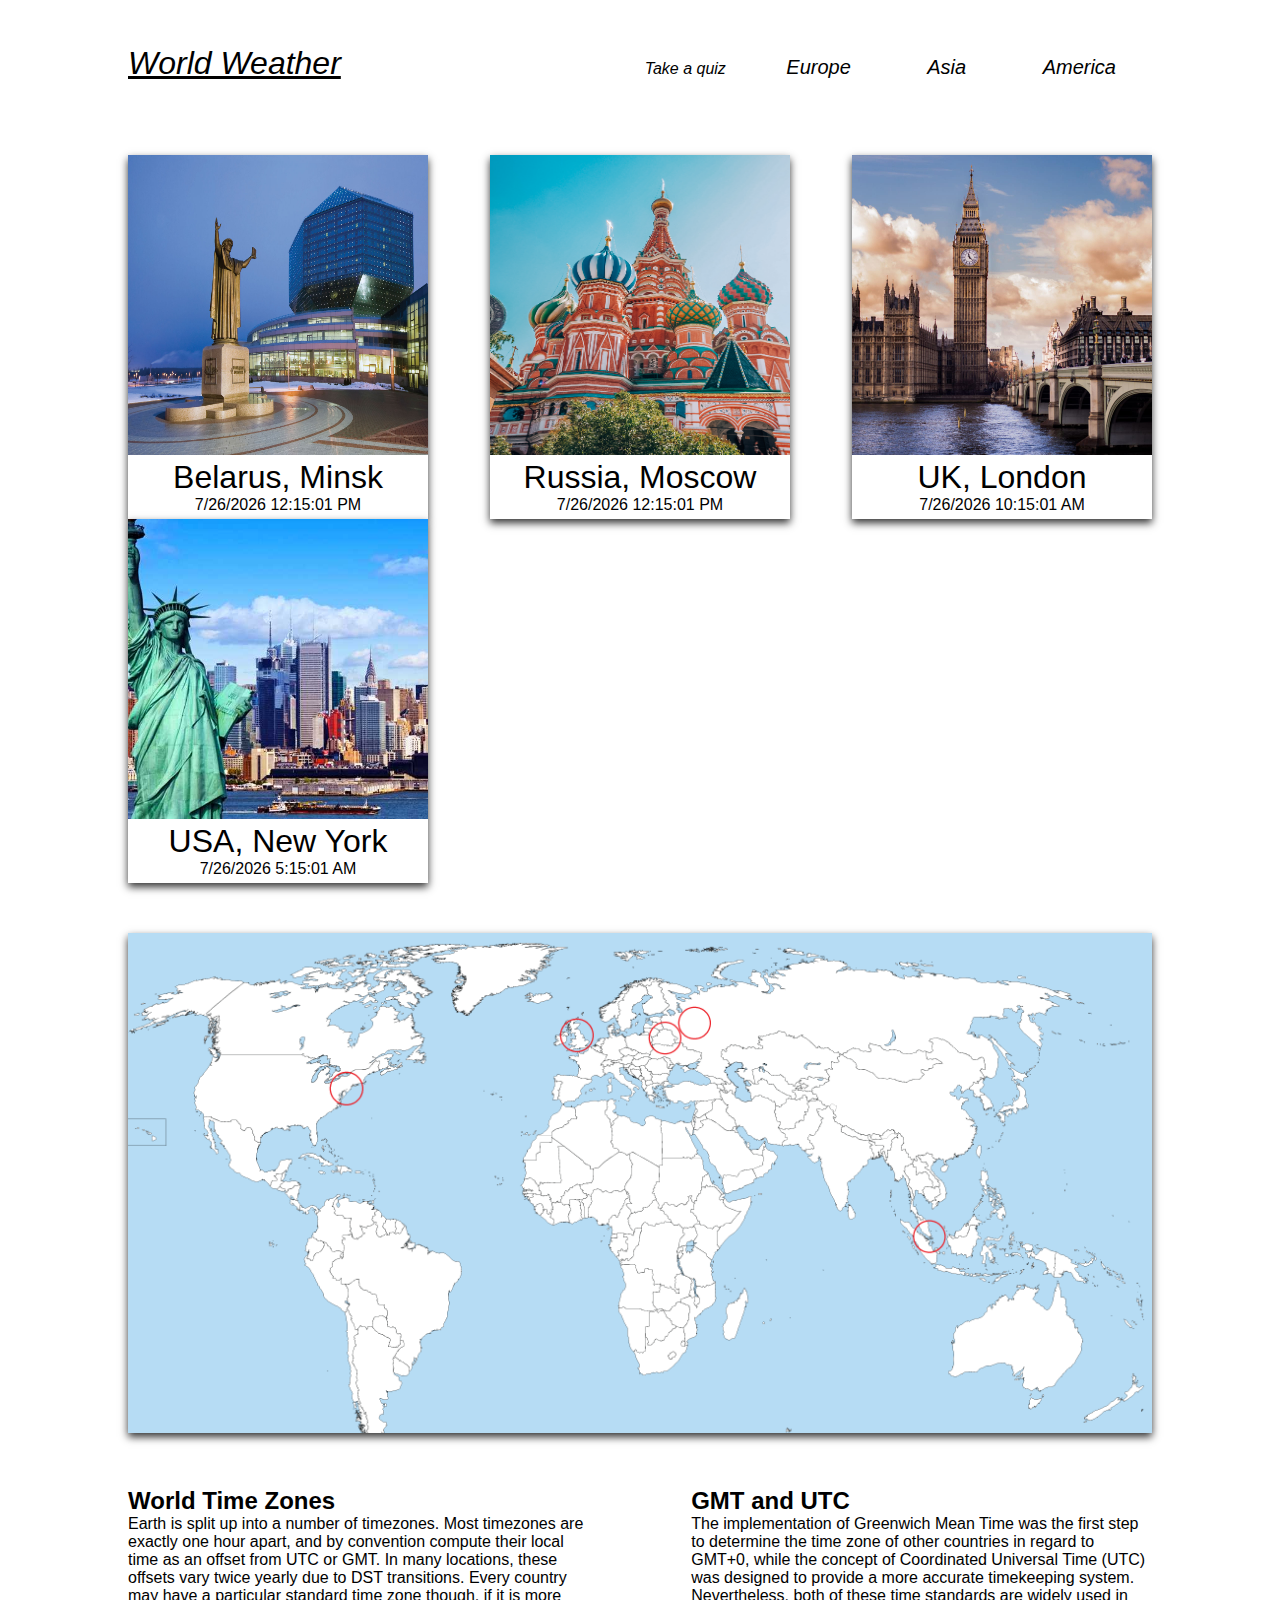
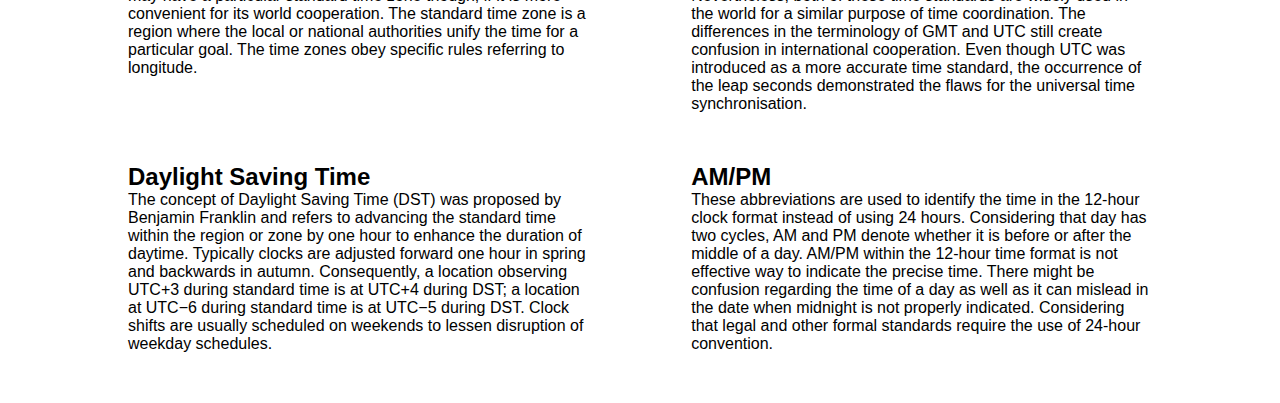
<file: index.html>
<!DOCTYPE html>
<html lang="en">
    <head>
        <meta charset="UTF-8">
        <meta name="viewport" content="width=device-width, initial-scale=1.0">
        <title>World Weather</title>
        <link rel="stylesheet" type="text/css" href="style.css">
    </head>

    <script type="text/javascript">
        async function getWeather(city) {
            mock_data = {  
            "coord":{  
                "lon":-79.42,
                "lat":43.7
            },
            "weather":[  
                {  
                    "id":804,
                    "main":"Clouds",
                    "description":"overcast clouds",
                    "icon":"04n"
                }
            ],
            "base":"stations",
            "main":{  
                "temp":292.15,
                "pressure":1023,
                "humidity":72,
                "temp_min":291.15,
                "temp_max":293.15
            },
            "visibility":14484,
            "wind":{  
                "speed":5.7,
                "deg":130
            },
            "clouds":{  
                "all":90
            },
            "dt":1537837200,
            "sys":{  
                "type":1,
                "id":3721,
                "message":0.0039,
                "country":"CA",
                "sunrise":1537873704,
                "sunset":1537916966
            },
            "id":6167865,
            "name":"Toronto",
            "cod":200
            }

            // return mock_data;

            var key = '36c239bf31750240174f1b2b52bb13d9';
            const resp = await fetch('https://api.openweathermap.org/data/2.5/weather?q='+city+'&appid='+key);
            var data = await resp.json();
            return data
        }

        function updateTime(){
            setDateTime('Minsk','Europe/Minsk');
            setDateTime('Moscow','Europe/Moscow');
            setDateTime('New York','America/New_York');
            setDateTime('London','Europe/London');

            setWeather('Minsk');
            setWeather('Moscow');
            setWeather('New York');
            setWeather('London');

            setInterval(function () {
                setDateTime('Minsk','Europe/Minsk');
                setDateTime('Moscow','Europe/Moscow');
                setDateTime('New York','America/New_York');
                setDateTime('London','Europe/London');
            }, 1000);
        }

        async function setWeather(city) {
            data = await getWeather(city);
            console.log(data);
            var celcius = Math.round(parseFloat(data.main.temp)-273.15);
            weather_data = celcius +'&deg;' +', '+ data.weather[0].description;
            document.getElementById(city + '-weather').innerHTML = weather_data;
        }

        function setDateTime(city, zone){
            var today = new Date();
            date = today.toLocaleDateString('en-US', {timeZone: zone});
            time = today.toLocaleTimeString('en-US', {timeZone: zone});
            document.getElementById(city + '-datetime').innerHTML = date+' '+time;
        }
    </script>

    <body onLoad="updateTime()">

        <div class="container">
            <nav class="main-header">
                <a class="logo" href="index.html">World Weather</a>

                <ul>
                    <li>
                        <a href="quiz.html" style="text-decoration: none; color: black;">Take a quiz</a>
                    </li>
                    <li>
                        <div class="dropdown">
                            <button class="dropbtn">Europe</button>
                            <div class="dropdown-content">
                                <a href="minsk.html">Minsk</a>
                                <a href="moscow.html">Moscow</a>
                                <a href="london.html">London</a>
                            </div>
                        </div> 
                    </li>
                    <li>
                        <div class="dropdown">
                            <button class="dropbtn">Asia</button>
                            <div class="dropdown-content">
                                <a href="singapore.html">Singapore</a>
                            </div>
                        </div> 
                    </li>
                    <li>
                        <div class="dropdown">
                            <button class="dropbtn">America</button>
                            <div class="dropdown-content">
                                <a href="new york.html">New york</a>
                            </div>
                        </div> 
                    </li>
                </ul>
                
            </nav>

            <div class="cards-container">
                <div class="card">
                    <img src="images/Belarus.Minsk.jpg">
                    <a href="minsk.html">Belarus, Minsk</a>
                    <p id="Minsk-datetime"></p>
                    <p id="Minsk-weather"></p>
                </div>
                <div class="card">
                    <img src="images/Russia.Moscow.jpg">
                    <a href="moscow.html">Russia, Moscow</a>
                    <p id="Moscow-datetime"></p>
                    <p id="Moscow-weather"></p>
                </div>
                <div class="card">
                    <img src="images/UK.London.jpg">
                    <a href="london.html">UK, London</a>
                    <p id="London-datetime"></p>
                    <p id="London-weather"></p>
                </div>
                <div class="card">
                    <img src="images/US.New_York.jpg">
                    <a href="new york.html">USA, New York</a>
                    <p id="New York-datetime"></p>
                    <p id="New York-weather"></p>
                </div>
            </div>
            
            <div id="map" style="margin-top: 50px;">
                <iframe src="world map.html" title="world map"
                style="box-shadow: 0 4px 8px 0 rgba(0, 0, 0, 0.8); width: 100%; height: 500px;" frameborder="0">
                </iframe>
            </div>

            <div class="content-3">
                <div>
                    <h2>World Time Zones</h2>
                    <p>
                        Earth is split up into a number of timezones.
                        Most timezones are exactly one hour apart, and by convention compute
                        their local time as an offset from UTC or GMT. In many locations,
                        these offsets vary twice yearly due to DST transitions. Every country
                        may have a particular standard time zone though, if it is more
                        convenient for its world cooperation. The standard time zone is a
                        region where the local or national authorities unify the time for a
                        particular goal. The time zones obey specific rules referring to longitude.
                    </p>
                </div>
                <div>
                    <h2>GMT and UTC</h2>
                    <p>
                        The implementation of Greenwich Mean Time was the first step to determine
                        the time zone of other countries in regard to GMT+0, while the concept of
                        Coordinated Universal Time (UTC) was designed to provide a more accurate
                        timekeeping system. Nevertheless, both of these time standards are widely
                        used in the world for a similar purpose of time coordination.
                        The differences in the terminology of GMT and UTC still create confusion
                        in international cooperation. Even though UTC was introduced as a more
                        accurate time standard, the occurrence of the leap seconds demonstrated
                        the flaws for the universal time synchronisation.
                    </p>
                </div>
                <div>
                    <h2>Daylight Saving Time</h2>
                    <p>
                        The concept of Daylight Saving Time (DST) was proposed by Benjamin Franklin
                        and refers to advancing the standard time within the region or zone by one
                        hour to enhance the duration of daytime. Typically clocks are adjusted forward
                        one hour in spring and backwards in autumn. Consequently, a location observing
                        UTC+3 during standard time is at UTC+4 during DST; a location at UTC−6 during
                        standard time is at UTC−5 during DST. Clock shifts are usually scheduled on
                        weekends to lessen disruption of weekday schedules. 
                    </p>
                </div>
                <div>
                    <h2>AM/PM</h2>
                    <p>
                        These abbreviations are used to identify the time in the 12-hour clock format
                        instead of using 24 hours. Considering that day has two cycles, AM and PM
                        denote whether it is before or after the middle of a day. AM/PM within the
                        12-hour time format is not effective way to indicate the precise time.
                        There might be confusion regarding the time of a day as well as it can
                        mislead in the date when midnight is not properly indicated. Considering
                        that legal and other formal standards require the use of 24-hour convention. 
                    </p>
                </div>
            </div>
        </div>
    </body>
</html>
</file>
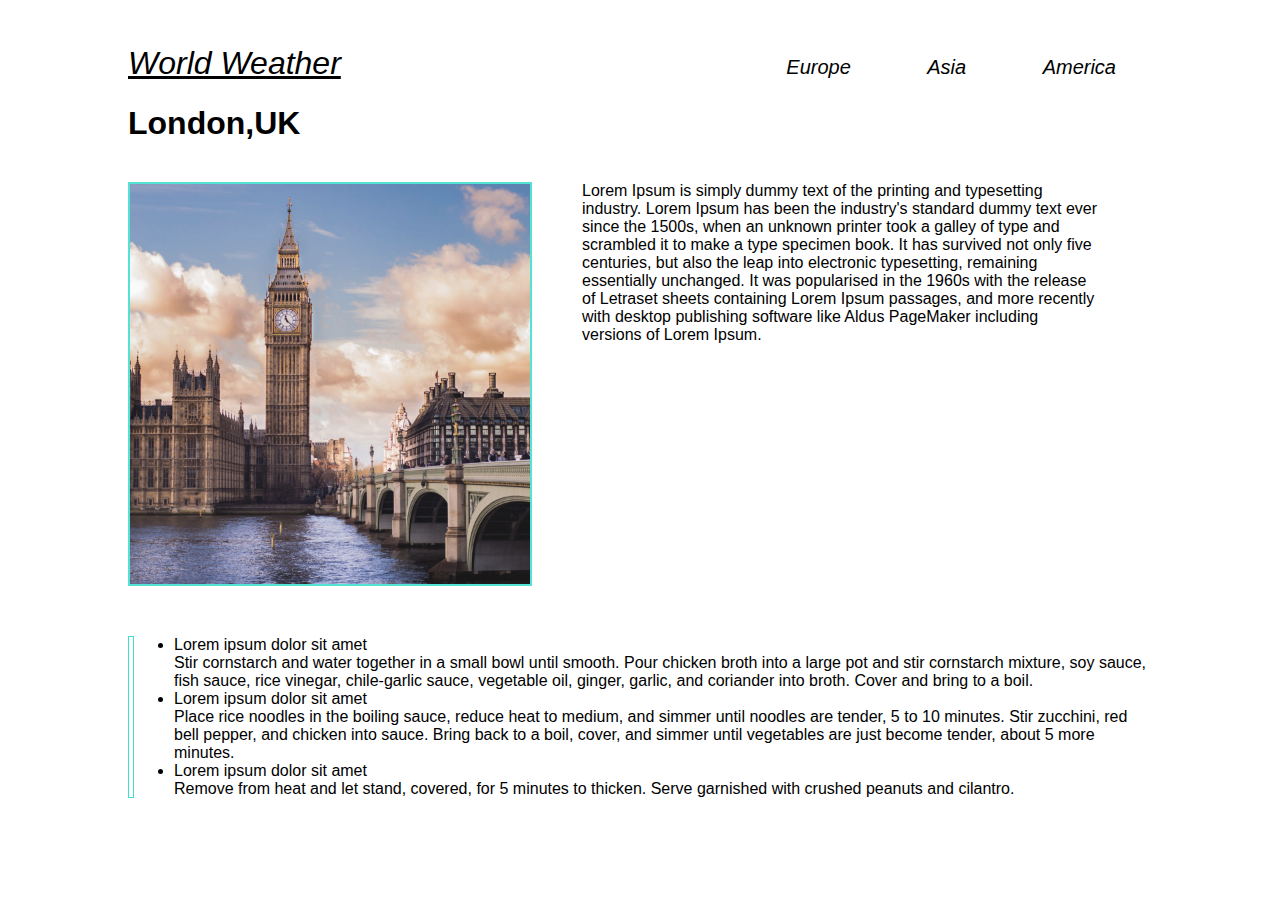
<file: london.html>
<!DOCTYPE html>
<html lang="en">
    <head>
        <meta charset="UTF-8">
        <meta name="viewport" content="width=device-width, initial-scale=1.0">
        <title>Minsk</title>
        <link rel="stylesheet" type="text/css" href="style.css">
    </head>

    <script type="text/javascript">
        async function getWeather(city) {
            mock_data = {  
            "coord":{  
                "lon":-79.42,
                "lat":43.7
            },
            "weather":[  
                {  
                    "id":804,
                    "main":"Clouds",
                    "description":"overcast clouds",
                    "icon":"04n"
                }
            ],
            "base":"stations",
            "main":{  
                "temp":292.15,
                "pressure":1023,
                "humidity":72,
                "temp_min":291.15,
                "temp_max":293.15
            },
            "visibility":14484,
            "wind":{  
                "speed":5.7,
                "deg":130
            },
            "clouds":{  
                "all":90
            },
            "dt":1537837200,
            "sys":{  
                "type":1,
                "id":3721,
                "message":0.0039,
                "country":"CA",
                "sunrise":1537873704,
                "sunset":1537916966
            },
            "id":6167865,
            "name":"Toronto",
            "cod":200
            }

            // return mock_data;

            var key = '36c239bf31750240174f1b2b52bb13d9';
            const resp = await fetch('https://api.openweathermap.org/data/2.5/weather?q='+city+'&appid='+key);
            var data = await resp.json();
            return data
        }

        async function setWeather(city) {
            data = await getWeather(city);
            console.log(data);
            var celcius = Math.round(parseFloat(data.main.temp)-273.15) + '&deg;';
            description = data.weather[0].description;
            wind = data.wind.speed + ' m/s E';
            humidity = data.main.humidity + ' %';
            pressure = data.main.pressure + ' hPa';
            document.getElementById('weather').innerHTML = `                        
            <th>Current Weather</th>
                <tr>
                    <td>Temperature</td>
                    <td>`+ celcius +`</td>
                </tr>
                <tr>
                    <td>State</td>
                    <td>`+ description +`</td>
                </tr>
                <tr>
                    <td>Wind</td>
                    <td>`+ wind +`</td>
                </tr>
                <tr>
                    <td>Humidity</td>
                    <td>`+ humidity +`</td>
                </tr>
                <tr>
                    <td>Pressure</td>
                    <td>`+ pressure +`</td>
                </tr>
            `
        }
    </script>

    <body onload="setWeather('London')">

        <div class="container">
            <nav class="main-header">
                <a class="logo" href="index.html">World Weather</a>
                <ul>
                    <li>
                        <div class="dropdown">
                            <button class="dropbtn">Europe</button>
                                <div class="dropdown-content">
                                <a href="minsk.html">Minsk</a>
                                <a href="moscow.html">Moscow</a>
                                <a href="london.html">London</a>
                            </div>
                        </div> 
                    </li>
                    <li>
                        <div class="dropdown">
                            <button class="dropbtn">Asia</button>
                                <div class="dropdown-content">
                                <a href="singapore.html">Singapore</a>
                            </div>
                        </div> 
                    </li>
                    <li>
                        <div class="dropdown">
                            <button class="dropbtn">America</button>
                                <div class="dropdown-content">
                                <a href="new york.html">New york</a>
                                
                            </div>
                        </div> 
                    </li>
                </ul>
                
            </nav>
            
            <h1>London,UK</h1>

            <div class="content-1">
                <img src="images/UK.London.jpg">

                <p> Lorem Ipsum is simply dummy text of the printing and typesetting industry.
                    Lorem Ipsum has been the industry's standard dummy text ever since the 1500s,
                    when an unknown printer took a galley of type and scrambled it to make a type specimen book.
                    It has survived not only five centuries, but also the leap into electronic typesetting,
                    remaining essentially unchanged. It was popularised in the 1960s with the release of Letraset
                    sheets containing Lorem Ipsum passages, and more recently with desktop publishing software
                    like Aldus PageMaker including versions of Lorem Ipsum.</p>
                
            </div>
                
            <div class="content-2">
                    <table id="weather">

                    </table>

                <div class="steps">
                    <ul>
                        <li>
                            Lorem ipsum dolor sit amet
                        </li>
                            <p>
                                Stir cornstarch and water together in a small bowl until smooth.
                                Pour chicken broth into a large pot and stir cornstarch mixture,
                                soy sauce, fish sauce, rice vinegar, chile-garlic sauce, vegetable oil,
                                ginger, garlic, and coriander into broth. Cover and bring to a boil.
                            </p>
                        <li>
                            Lorem ipsum dolor sit amet
                        </li>
                            <p>
                                Place rice noodles in the boiling sauce, reduce heat to medium,
                                and simmer until noodles are tender, 5 to 10 minutes. Stir zucchini,
                                red bell pepper, and chicken into sauce. Bring back to a boil, cover,
                                and simmer until vegetables are just become tender, about 5 more minutes.
                            </p>
    
                        <li>
                            Lorem ipsum dolor sit amet
                        </li>
                            <p>
                                Remove from heat and let stand, covered, for 5 minutes to thicken.
                                Serve garnished with crushed peanuts and cilantro.
                            </p>
                    </ul>
                </div>
            </div>

            <div class="content-3">
            </div>
        </div>
    </body>
</html>
</file>
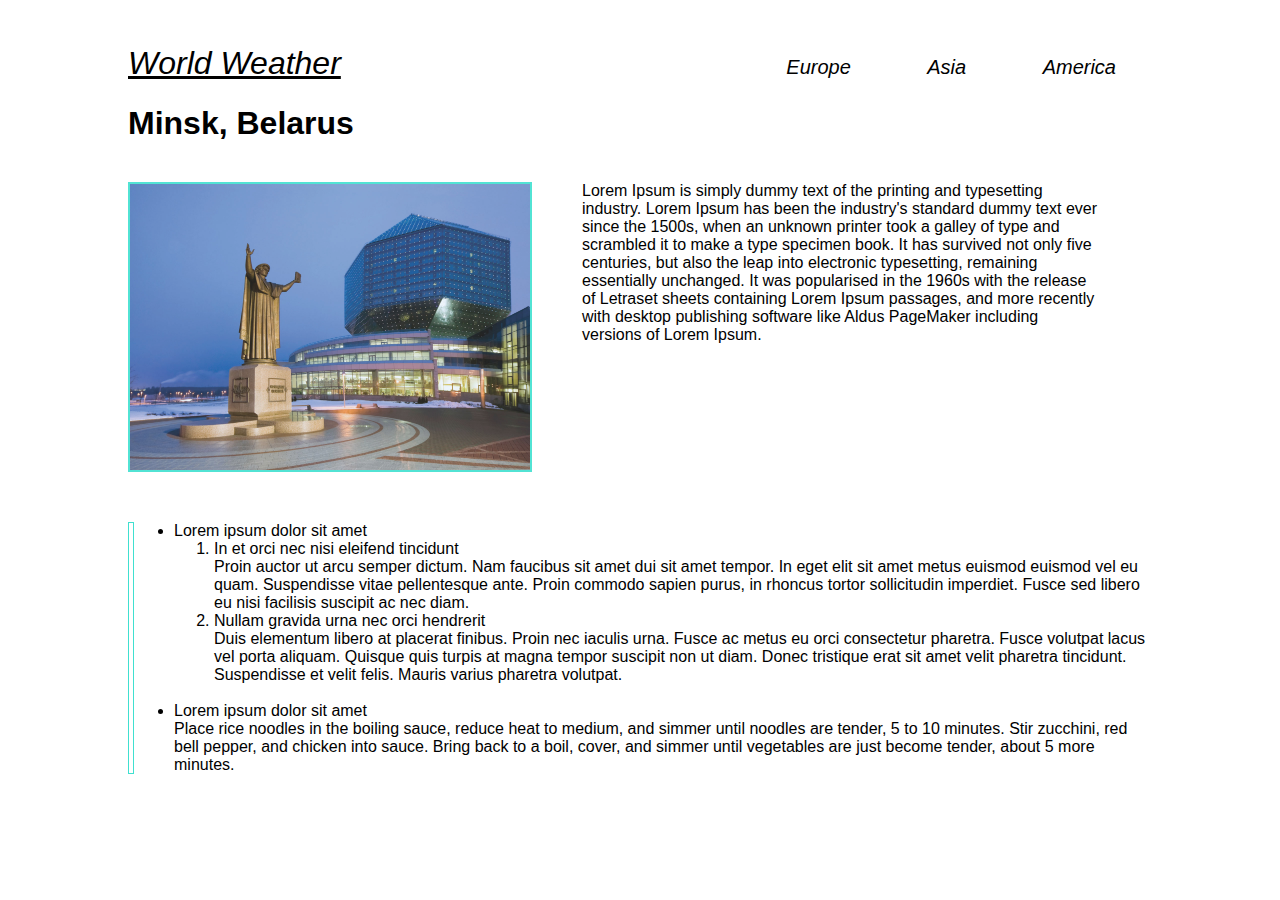
<file: minsk.html>
<!DOCTYPE html>
<html lang="en">
    <head>
        <meta charset="UTF-8">
        <meta name="viewport" content="width=device-width, initial-scale=1.0">
        <title>Minsk</title>
        <link rel="stylesheet" type="text/css" href="style.css">
    </head>

    <script type="text/javascript">
        async function getWeather(city) {
            mock_data = {  
            "coord":{  
                "lon":-79.42,
                "lat":43.7
            },
            "weather":[  
                {  
                    "id":804,
                    "main":"Clouds",
                    "description":"overcast clouds",
                    "icon":"04n"
                }
            ],
            "base":"stations",
            "main":{  
                "temp":292.15,
                "pressure":1023,
                "humidity":72,
                "temp_min":291.15,
                "temp_max":293.15
            },
            "visibility":14484,
            "wind":{  
                "speed":5.7,
                "deg":130
            },
            "clouds":{  
                "all":90
            },
            "dt":1537837200,
            "sys":{  
                "type":1,
                "id":3721,
                "message":0.0039,
                "country":"CA",
                "sunrise":1537873704,
                "sunset":1537916966
            },
            "id":6167865,
            "name":"Toronto",
            "cod":200
            }

            // return mock_data;

            var key = '36c239bf31750240174f1b2b52bb13d9';
            const resp = await fetch('https://api.openweathermap.org/data/2.5/weather?q='+city+'&appid='+key);
            var data = await resp.json();
            return data
        }

        async function setWeather(city) {
            data = await getWeather(city);
            console.log(data);
            var celcius = Math.round(parseFloat(data.main.temp)-273.15) + '&deg;';
            description = data.weather[0].description;
            wind = data.wind.speed + ' m/s E';
            humidity = data.main.humidity + ' %';
            pressure = data.main.pressure + ' hPa';
            document.getElementById('weather').innerHTML = `                        
            <th>Current Weather</th>
                <tr>
                    <td>Temperature</td>
                    <td>`+ celcius +`</td>
                </tr>
                <tr>
                    <td>State</td>
                    <td>`+ description +`</td>
                </tr>
                <tr>
                    <td>Wind</td>
                    <td>`+ wind +`</td>
                </tr>
                <tr>
                    <td>Humidity</td>
                    <td>`+ humidity +`</td>
                </tr>
                <tr>
                    <td>Pressure</td>
                    <td>`+ pressure +`</td>
                </tr>
            `
        }
    </script>

    <body onload="setWeather('Minsk')">

        <div class="container">
            <nav class="main-header">
                <a class="logo" href="index.html">World Weather</a>
                <ul>
                    <li>
                        <div class="dropdown">
                            <button class="dropbtn">Europe</button>
                                <div class="dropdown-content">
                                <a href="minsk.html">Minsk</a>
                                <a href="moscow.html">Moscow</a>
                                <a href="london.html">London</a>
                            </div>
                        </div> 
                    </li>
                    <li>
                        <div class="dropdown">
                            <button class="dropbtn">Asia</button>
                                <div class="dropdown-content">
                                <a href="singapore.html">Singapore</a>
                            </div>
                        </div> 
                    </li>
                    <li>
                        <div class="dropdown">
                            <button class="dropbtn">America</button>
                                <div class="dropdown-content">
                                <a href="new york.html">New york</a>
                                
                            </div>
                        </div> 
                    </li>
                </ul>
                
            </nav>
            
            <h1>Minsk, Belarus</h1>

            <div class="content-1">
                <img src="images/Belarus.Minsk.jpg">

                <p> Lorem Ipsum is simply dummy text of the printing and typesetting industry.
                    Lorem Ipsum has been the industry's standard dummy text ever since the 1500s,
                    when an unknown printer took a galley of type and scrambled it to make a type specimen book.
                    It has survived not only five centuries, but also the leap into electronic typesetting,
                    remaining essentially unchanged. It was popularised in the 1960s with the release of Letraset
                    sheets containing Lorem Ipsum passages, and more recently with desktop publishing software
                    like Aldus PageMaker including versions of Lorem Ipsum.</p>
                
            </div>
                
            <div class="content-2">
                    <table id="weather">

                    </table>

                <div class="steps">
                    <ul>
                        <li>Lorem ipsum dolor sit amet</li>
                            <ol>
                                <li>In et orci nec nisi eleifend tincidunt</li>
                                <p>
                                    Proin auctor ut arcu semper dictum. Nam faucibus sit amet dui sit amet tempor.
                                    In eget elit sit amet metus euismod euismod vel eu quam. Suspendisse vitae
                                    pellentesque ante. Proin commodo sapien purus, in rhoncus tortor sollicitudin
                                    imperdiet. Fusce sed libero eu nisi facilisis suscipit ac nec diam.
                                </p>
                                <li>Nullam gravida urna nec orci hendrerit</li>
                                <p>
                                    Duis elementum libero at placerat finibus. Proin nec iaculis urna. Fusce ac
                                    metus eu orci consectetur pharetra. Fusce volutpat lacus vel porta aliquam.
                                    Quisque quis turpis at magna tempor suscipit non ut diam. Donec tristique erat
                                    sit amet velit pharetra tincidunt. Suspendisse et velit felis. Mauris varius
                                    pharetra volutpat.
                                </p>
                            </ol>
                            <br>
                        <li>Lorem ipsum dolor sit amet</li>
                            <p>
                                Place rice noodles in the boiling sauce, reduce heat to medium,
                                and simmer until noodles are tender, 5 to 10 minutes. Stir zucchini,
                                red bell pepper, and chicken into sauce. Bring back to a boil, cover,
                                and simmer until vegetables are just become tender, about 5 more minutes.
                            </p>
                    </ul>
                </div>
            </div>

            <div class="content-3">
            </div>
        </div>
    </body>
</html>
</file>
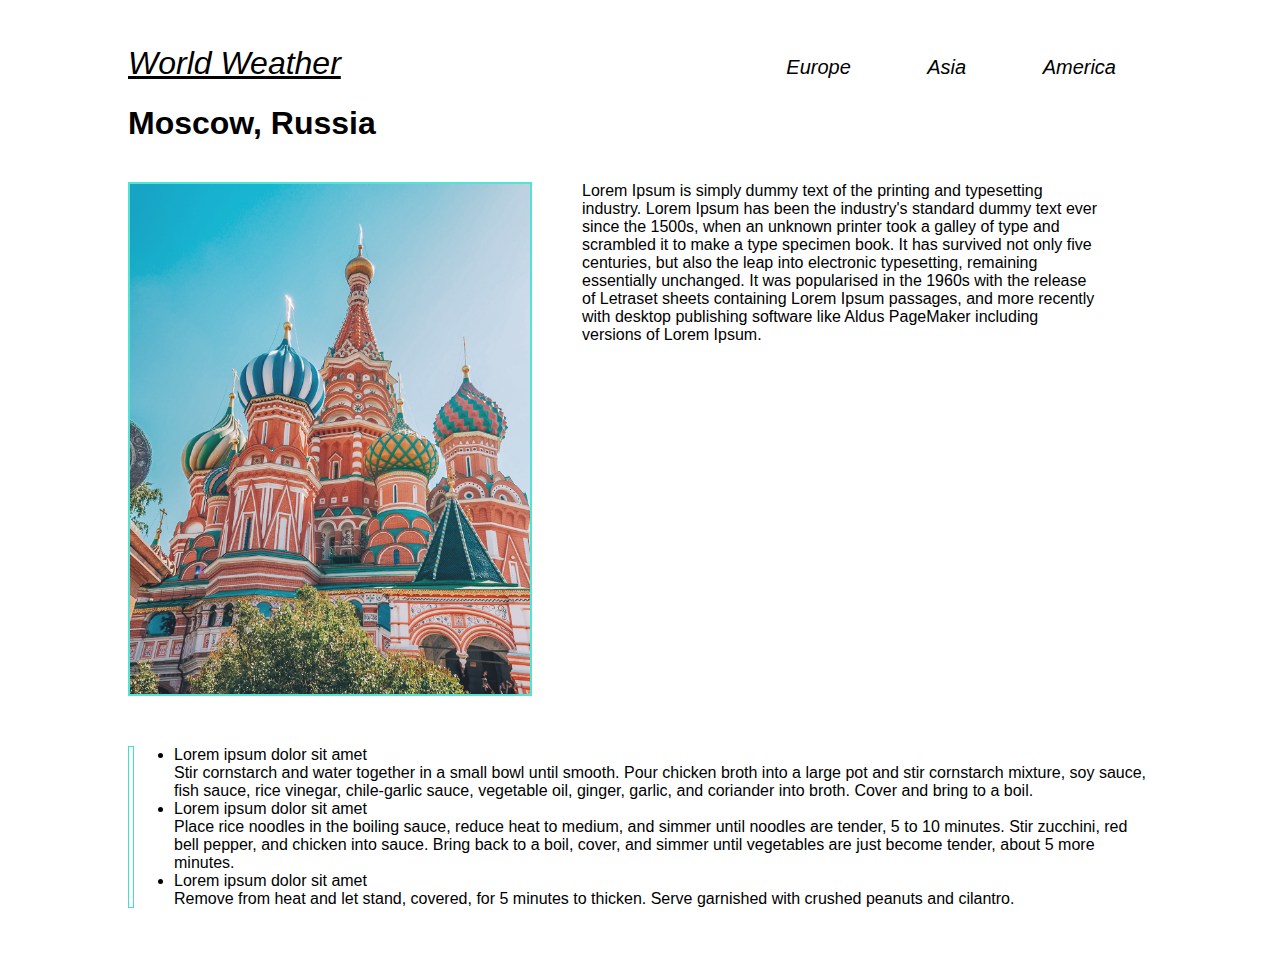
<file: moscow.html>
<!DOCTYPE html>
<html lang="en">
    <head>
        <meta charset="UTF-8">
        <meta name="viewport" content="width=device-width, initial-scale=1.0">
        <title>Minsk</title>
        <link rel="stylesheet" type="text/css" href="style.css">
    </head>

    <script type="text/javascript">
        async function getWeather(city) {
            mock_data = {  
            "coord":{  
                "lon":-79.42,
                "lat":43.7
            },
            "weather":[  
                {  
                    "id":804,
                    "main":"Clouds",
                    "description":"overcast clouds",
                    "icon":"04n"
                }
            ],
            "base":"stations",
            "main":{  
                "temp":292.15,
                "pressure":1023,
                "humidity":72,
                "temp_min":291.15,
                "temp_max":293.15
            },
            "visibility":14484,
            "wind":{  
                "speed":5.7,
                "deg":130
            },
            "clouds":{  
                "all":90
            },
            "dt":1537837200,
            "sys":{  
                "type":1,
                "id":3721,
                "message":0.0039,
                "country":"CA",
                "sunrise":1537873704,
                "sunset":1537916966
            },
            "id":6167865,
            "name":"Toronto",
            "cod":200
            }

            // return mock_data;

            var key = '36c239bf31750240174f1b2b52bb13d9';
            const resp = await fetch('https://api.openweathermap.org/data/2.5/weather?q='+city+'&appid='+key);
            var data = await resp.json();
            return data
        }

        async function setWeather(city) {
            data = await getWeather(city);
            console.log(data);
            var celcius = Math.round(parseFloat(data.main.temp)-273.15) + '&deg;';
            description = data.weather[0].description;
            wind = data.wind.speed + ' m/s E';
            humidity = data.main.humidity + ' %';
            pressure = data.main.pressure + ' hPa';
            document.getElementById('weather').innerHTML = `                        
            <th>Current Weather</th>
                <tr>
                    <td>Temperature</td>
                    <td>`+ celcius +`</td>
                </tr>
                <tr>
                    <td>State</td>
                    <td>`+ description +`</td>
                </tr>
                <tr>
                    <td>Wind</td>
                    <td>`+ wind +`</td>
                </tr>
                <tr>
                    <td>Humidity</td>
                    <td>`+ humidity +`</td>
                </tr>
                <tr>
                    <td>Pressure</td>
                    <td>`+ pressure +`</td>
                </tr>
            `
        }
    </script>

    <body onload="setWeather('Moscow')">

        <div class="container">
            <nav class="main-header">
                <a class="logo" href="index.html">World Weather</a>
                <ul>
                    <li>
                        <div class="dropdown">
                            <button class="dropbtn">Europe</button>
                                <div class="dropdown-content">
                                <a href="minsk.html">Minsk</a>
                                <a href="moscow.html">Moscow</a>
                                <a href="london.html">London</a>
                            </div>
                        </div> 
                    </li>
                    <li>
                        <div class="dropdown">
                            <button class="dropbtn">Asia</button>
                                <div class="dropdown-content">
                                <a href="singapore.html">Singapore</a>
                            </div>
                        </div> 
                    </li>
                    <li>
                        <div class="dropdown">
                            <button class="dropbtn">America</button>
                                <div class="dropdown-content">
                                <a href="new york.html">New york</a>
                                
                            </div>
                        </div> 
                    </li>
                </ul>
                
            </nav>
            
            <h1>Moscow, Russia</h1>

            <div class="content-1">
                <img src="images/Russia.Moscow.jpg">

                <p> Lorem Ipsum is simply dummy text of the printing and typesetting industry.
                    Lorem Ipsum has been the industry's standard dummy text ever since the 1500s,
                    when an unknown printer took a galley of type and scrambled it to make a type specimen book.
                    It has survived not only five centuries, but also the leap into electronic typesetting,
                    remaining essentially unchanged. It was popularised in the 1960s with the release of Letraset
                    sheets containing Lorem Ipsum passages, and more recently with desktop publishing software
                    like Aldus PageMaker including versions of Lorem Ipsum.</p>
                
            </div>
                
            <div class="content-2">
                    <table id="weather">
                    </table>

                <div class="steps">
                    <ul>
                        <li>
                            Lorem ipsum dolor sit amet
                        </li>
                            <p>
                                Stir cornstarch and water together in a small bowl until smooth.
                                Pour chicken broth into a large pot and stir cornstarch mixture,
                                soy sauce, fish sauce, rice vinegar, chile-garlic sauce, vegetable oil,
                                ginger, garlic, and coriander into broth. Cover and bring to a boil.
                            </p>
                        <li>
                            Lorem ipsum dolor sit amet
                        </li>
                            <p>
                                Place rice noodles in the boiling sauce, reduce heat to medium,
                                and simmer until noodles are tender, 5 to 10 minutes. Stir zucchini,
                                red bell pepper, and chicken into sauce. Bring back to a boil, cover,
                                and simmer until vegetables are just become tender, about 5 more minutes.
                            </p>
    
                        <li>
                            Lorem ipsum dolor sit amet
                        </li>
                            <p>
                                Remove from heat and let stand, covered, for 5 minutes to thicken.
                                Serve garnished with crushed peanuts and cilantro.
                            </p>
                    </ul>
                </div>
            </div>

            <div class="content-3">
            </div>
        </div>
    </body>
</html>
</file>
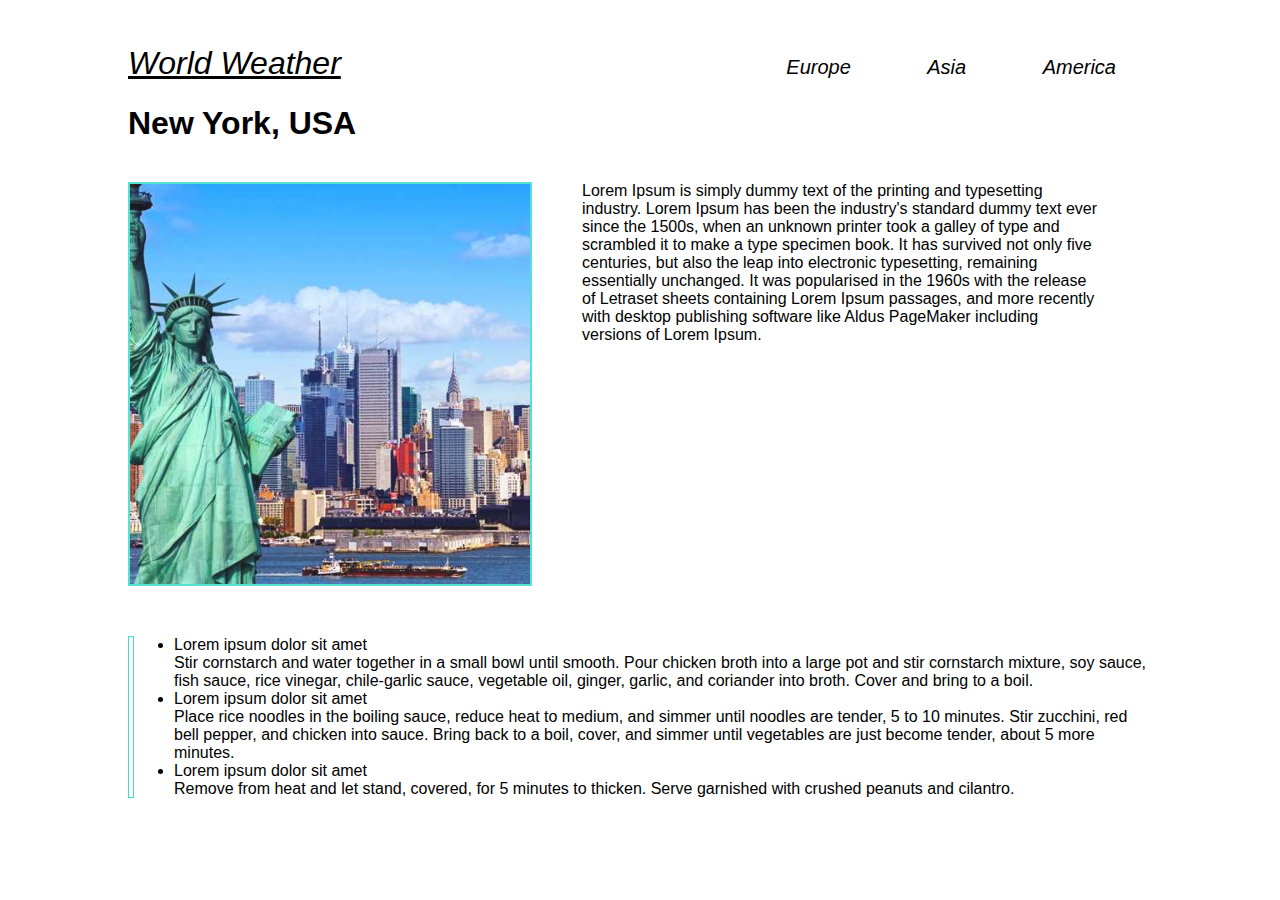
<file: new york.html>
<!DOCTYPE html>
<html lang="en">
    <head>
        <meta charset="UTF-8">
        <meta name="viewport" content="width=device-width, initial-scale=1.0">
        <title>Minsk</title>
        <link rel="stylesheet" type="text/css" href="style.css">
    </head>

    <script type="text/javascript">
        async function getWeather(city) {
            mock_data = {  
            "coord":{  
                "lon":-79.42,
                "lat":43.7
            },
            "weather":[  
                {  
                    "id":804,
                    "main":"Clouds",
                    "description":"overcast clouds",
                    "icon":"04n"
                }
            ],
            "base":"stations",
            "main":{  
                "temp":292.15,
                "pressure":1023,
                "humidity":72,
                "temp_min":291.15,
                "temp_max":293.15
            },
            "visibility":14484,
            "wind":{  
                "speed":5.7,
                "deg":130
            },
            "clouds":{  
                "all":90
            },
            "dt":1537837200,
            "sys":{  
                "type":1,
                "id":3721,
                "message":0.0039,
                "country":"CA",
                "sunrise":1537873704,
                "sunset":1537916966
            },
            "id":6167865,
            "name":"Toronto",
            "cod":200
            }

            // return mock_data;

            var key = '36c239bf31750240174f1b2b52bb13d9';
            const resp = await fetch('https://api.openweathermap.org/data/2.5/weather?q='+city+'&appid='+key);
            var data = await resp.json();
            return data
        }

        async function setWeather(city) {
            data = await getWeather(city);
            console.log(data);
            var celcius = Math.round(parseFloat(data.main.temp)-273.15) + '&deg;';
            description = data.weather[0].description;
            wind = data.wind.speed + ' m/s E';
            humidity = data.main.humidity + ' %';
            pressure = data.main.pressure + ' hPa';
            document.getElementById('weather').innerHTML = `                        
            <th>Current Weather</th>
                <tr>
                    <td>Temperature</td>
                    <td>`+ celcius +`</td>
                </tr>
                <tr>
                    <td>State</td>
                    <td>`+ description +`</td>
                </tr>
                <tr>
                    <td>Wind</td>
                    <td>`+ wind +`</td>
                </tr>
                <tr>
                    <td>Humidity</td>
                    <td>`+ humidity +`</td>
                </tr>
                <tr>
                    <td>Pressure</td>
                    <td>`+ pressure +`</td>
                </tr>
            `
        }
    </script>

    <body onload="setWeather('Minsk')">

        <div class="container">
            <nav class="main-header">
                <a class="logo" href="index.html">World Weather</a>
                <ul>
                    <li>
                        <div class="dropdown">
                            <button class="dropbtn">Europe</button>
                                <div class="dropdown-content">
                                <a href="minsk.html">Minsk</a>
                                <a href="moscow.html">Moscow</a>
                                <a href="london.html">London</a>
                            </div>
                        </div> 
                    </li>
                    <li>
                        <div class="dropdown">
                            <button class="dropbtn">Asia</button>
                                <div class="dropdown-content">
                                <a href="singapore.html">Singapore</a>
                            </div>
                        </div> 
                    </li>
                    <li>
                        <div class="dropdown">
                            <button class="dropbtn">America</button>
                                <div class="dropdown-content">
                                <a href="new york.html">New york</a>
                                
                            </div>
                        </div> 
                    </li>
                </ul>
                
            </nav>
            
            <h1>New York, USA</h1>

            <div class="content-1">
                <img src="images/US.New_York.jpg">

                <p> Lorem Ipsum is simply dummy text of the printing and typesetting industry.
                    Lorem Ipsum has been the industry's standard dummy text ever since the 1500s,
                    when an unknown printer took a galley of type and scrambled it to make a type specimen book.
                    It has survived not only five centuries, but also the leap into electronic typesetting,
                    remaining essentially unchanged. It was popularised in the 1960s with the release of Letraset
                    sheets containing Lorem Ipsum passages, and more recently with desktop publishing software
                    like Aldus PageMaker including versions of Lorem Ipsum.</p>
                
            </div>
                
            <div class="content-2">
                    <table id="weather">

                    </table>

                <div class="steps">
                    <ul>
                        <li>
                            Lorem ipsum dolor sit amet
                        </li>
                            <p>
                                Stir cornstarch and water together in a small bowl until smooth.
                                Pour chicken broth into a large pot and stir cornstarch mixture,
                                soy sauce, fish sauce, rice vinegar, chile-garlic sauce, vegetable oil,
                                ginger, garlic, and coriander into broth. Cover and bring to a boil.
                            </p>
                        <li>
                            Lorem ipsum dolor sit amet
                        </li>
                            <p>
                                Place rice noodles in the boiling sauce, reduce heat to medium,
                                and simmer until noodles are tender, 5 to 10 minutes. Stir zucchini,
                                red bell pepper, and chicken into sauce. Bring back to a boil, cover,
                                and simmer until vegetables are just become tender, about 5 more minutes.
                            </p>
    
                        <li>
                            Lorem ipsum dolor sit amet
                        </li>
                            <p>
                                Remove from heat and let stand, covered, for 5 minutes to thicken.
                                Serve garnished with crushed peanuts and cilantro.
                            </p>
                    </ul>
                </div>
            </div>

            <div class="content-3">
            </div>
        </div>
    </body>
</html>
</file>
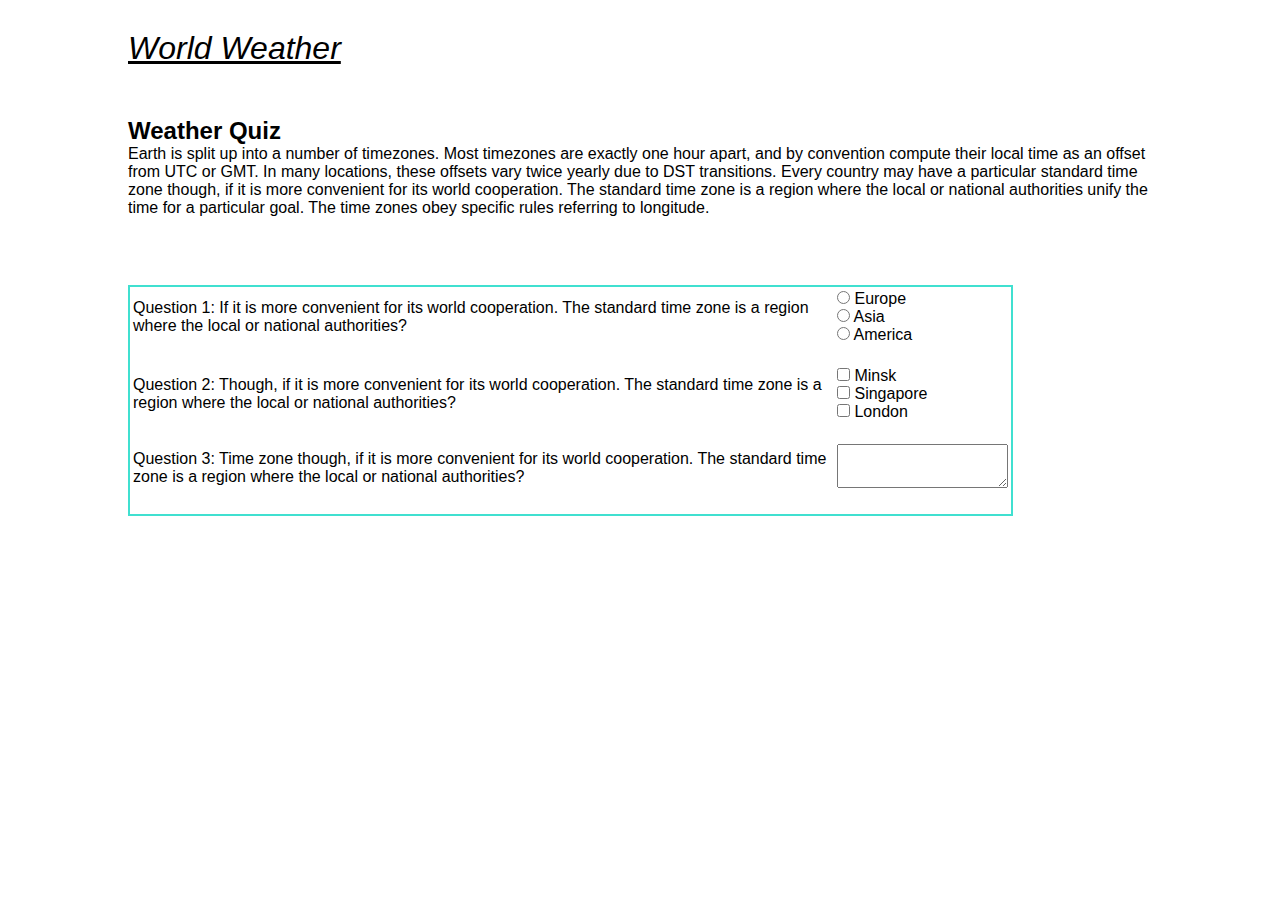
<file: quiz.html>
<!DOCTYPE html>
<html lang="en">
    <head>
        <meta charset="UTF-8">
        <meta name="viewport" content="width=device-width, initial-scale=1.0">
        <title>World Weather</title>
        <link rel="stylesheet" type="text/css" href="style.css">
    </head>

    <body>
        <div class="container">
            <nav class="main-header">
                <a class="logo" href="index.html">World Weather</a>
            </nav>
            
            <div class="content-3">
                <h2>Weather Quiz</h2>
                <p>
                    Earth is split up into a number of timezones.
                    Most timezones are exactly one hour apart, and by convention compute
                    their local time as an offset from UTC or GMT. In many locations,
                    these offsets vary twice yearly due to DST transitions. Every country
                    may have a particular standard time zone though, if it is more
                    convenient for its world cooperation. The standard time zone is a
                    region where the local or national authorities unify the time for a
                    particular goal. The time zones obey specific rules referring to longitude.
                </p>

                <br>
            </div>

            <table id="quiz">
                <tr>
                    <td style="max-width: 50px;">
                        Question 1:
                        If it is more convenient for its world cooperation.
                        The standard time zone is a region where the local or national authorities?
                    </td>

                    <td>
                        <input type="radio" id="radio1" name='radio'>
                        <label for="radio1">Europe</label>
                        <br>
                        <input type="radio" id="radio2" name="radio">
                        <label for="radio2">Asia</label>
                        <br>
                        <input type="radio" id="radio3" name="radio">
                        <label for="radio3">America</label>
                    </td>
                </tr>

                <tr>
                    <td>
                        Question 2:
                        Though, if it is more
                        convenient for its world cooperation. The standard time zone is a
                        region where the local or national authorities?
                    </td>

                    <td>
                        <input type="checkbox" id="vehicle1" name="vehicle1">
                        <label for="vehicle1"> Minsk</label><br>
                        <input type="checkbox" id="vehicle2" name="vehicle2">
                        <label for="vehicle2"> Singapore</label><br>
                        <input type="checkbox" id="vehicle3" name="vehicle3">
                        <label for="vehicle3"> London</label><br>
                    </td>
                </tr>

                <tr>
                    <td>
                        Question 3:
                        Time zone though, if it is more
                        convenient for its world cooperation. The standard time zone is a
                        region where the local or national authorities?
                    </td>
                    <td>
                        <textarea style="font-size: large;" id="w3review" name="w3review" rows="2" cols="15"></textarea>
                    </td>
                </tr>

            </table>

            <div style="height: 30vh;"></div>
        </div>
    </body>
</html>
</file>
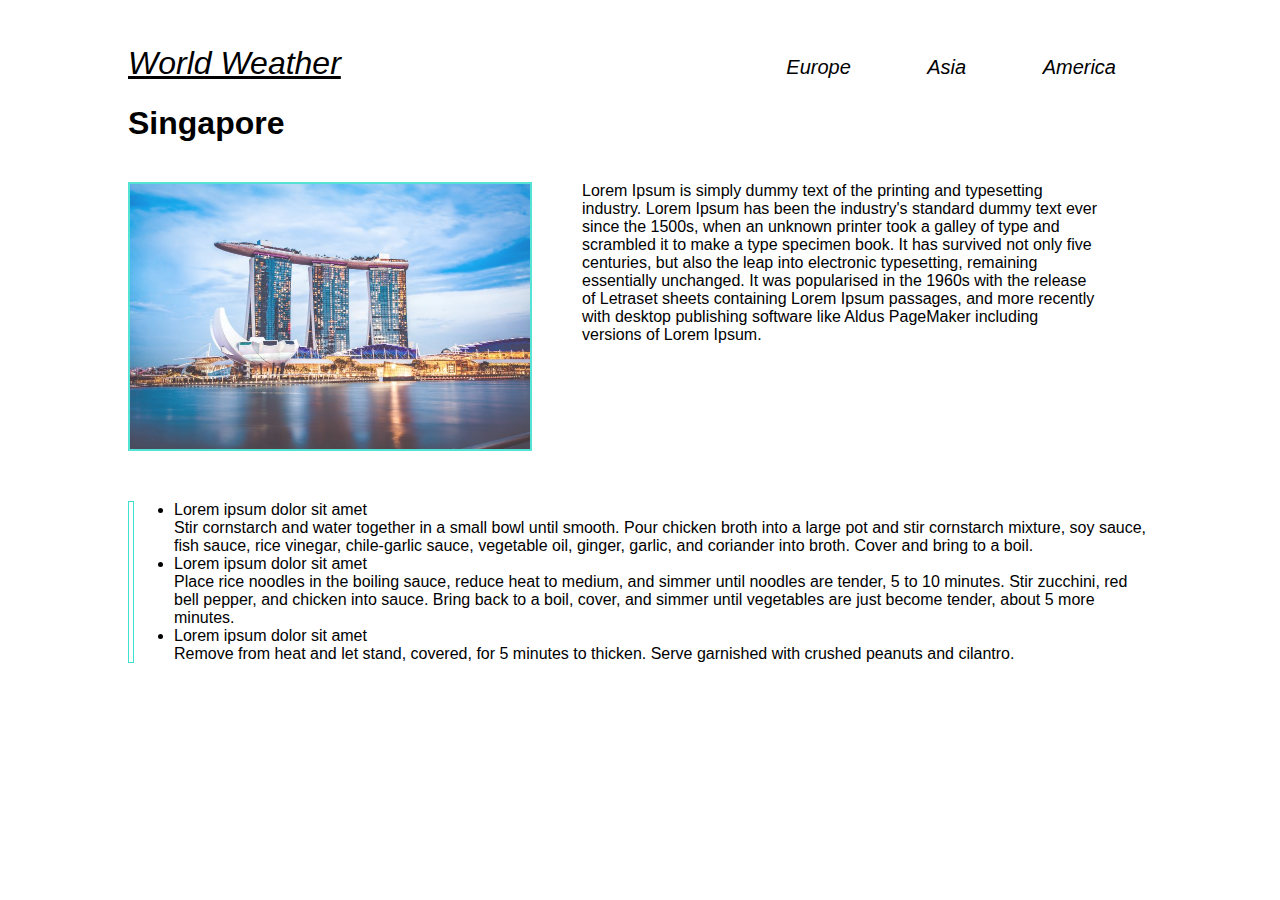
<file: singapore.html>
<!DOCTYPE html>
<html lang="en">
    <head>
        <meta charset="UTF-8">
        <meta name="viewport" content="width=device-width, initial-scale=1.0">
        <title>Minsk</title>
        <link rel="stylesheet" type="text/css" href="style.css">
    </head>

    <script type="text/javascript">
        async function getWeather(city) {
            mock_data = {  
            "coord":{  
                "lon":-79.42,
                "lat":43.7
            },
            "weather":[  
                {  
                    "id":804,
                    "main":"Clouds",
                    "description":"overcast clouds",
                    "icon":"04n"
                }
            ],
            "base":"stations",
            "main":{  
                "temp":292.15,
                "pressure":1023,
                "humidity":72,
                "temp_min":291.15,
                "temp_max":293.15
            },
            "visibility":14484,
            "wind":{  
                "speed":5.7,
                "deg":130
            },
            "clouds":{  
                "all":90
            },
            "dt":1537837200,
            "sys":{  
                "type":1,
                "id":3721,
                "message":0.0039,
                "country":"CA",
                "sunrise":1537873704,
                "sunset":1537916966
            },
            "id":6167865,
            "name":"Toronto",
            "cod":200
            }

            // return mock_data;

            var key = '36c239bf31750240174f1b2b52bb13d9';
            const resp = await fetch('https://api.openweathermap.org/data/2.5/weather?q='+city+'&appid='+key);
            var data = await resp.json();
            return data
        }

        async function setWeather(city) {
            data = await getWeather(city);
            console.log(data);
            var celcius = Math.round(parseFloat(data.main.temp)-273.15) + '&deg;';
            description = data.weather[0].description;
            wind = data.wind.speed + ' m/s E';
            humidity = data.main.humidity + ' %';
            pressure = data.main.pressure + ' hPa';
            document.getElementById('weather').innerHTML = `                        
            <th>Current Weather</th>
                <tr>
                    <td>Temperature</td>
                    <td>`+ celcius +`</td>
                </tr>
                <tr>
                    <td>State</td>
                    <td>`+ description +`</td>
                </tr>
                <tr>
                    <td>Wind</td>
                    <td>`+ wind +`</td>
                </tr>
                <tr>
                    <td>Humidity</td>
                    <td>`+ humidity +`</td>
                </tr>
                <tr>
                    <td>Pressure</td>
                    <td>`+ pressure +`</td>
                </tr>
            `
        }
    </script>

    <body onload="setWeather('Singapore')">

        <div class="container">
            <nav class="main-header">
                <a class="logo" href="index.html">World Weather</a>
                <ul>
                    <li>
                        <div class="dropdown">
                            <button class="dropbtn">Europe</button>
                                <div class="dropdown-content">
                                <a href="minsk.html">Minsk</a>
                                <a href="moscow.html">Moscow</a>
                                <a href="london.html">London</a>
                            </div>
                        </div> 
                    </li>
                    <li>
                        <div class="dropdown">
                            <button class="dropbtn">Asia</button>
                                <div class="dropdown-content">
                                <a href="singapore.html">Singapore</a>
                            </div>
                        </div> 
                    </li>
                    <li>
                        <div class="dropdown">
                            <button class="dropbtn">America</button>
                                <div class="dropdown-content">
                                <a href="new york.html">New york</a>
                                
                            </div>
                        </div> 
                    </li>
                </ul>
                
            </nav>
            
            <h1>Singapore</h1>

            <div class="content-1">
                <img src="images/Singapore.jpeg">

                <p> Lorem Ipsum is simply dummy text of the printing and typesetting industry.
                    Lorem Ipsum has been the industry's standard dummy text ever since the 1500s,
                    when an unknown printer took a galley of type and scrambled it to make a type specimen book.
                    It has survived not only five centuries, but also the leap into electronic typesetting,
                    remaining essentially unchanged. It was popularised in the 1960s with the release of Letraset
                    sheets containing Lorem Ipsum passages, and more recently with desktop publishing software
                    like Aldus PageMaker including versions of Lorem Ipsum.</p>
                
            </div>
                
            <div class="content-2">
                    <table id="weather">

                    </table>

                <div class="steps">
                    <ul>
                        <li>
                            Lorem ipsum dolor sit amet
                        </li>
                            <p>
                                Stir cornstarch and water together in a small bowl until smooth.
                                Pour chicken broth into a large pot and stir cornstarch mixture,
                                soy sauce, fish sauce, rice vinegar, chile-garlic sauce, vegetable oil,
                                ginger, garlic, and coriander into broth. Cover and bring to a boil.
                            </p>
                        <li>
                            Lorem ipsum dolor sit amet
                        </li>
                            <p>
                                Place rice noodles in the boiling sauce, reduce heat to medium,
                                and simmer until noodles are tender, 5 to 10 minutes. Stir zucchini,
                                red bell pepper, and chicken into sauce. Bring back to a boil, cover,
                                and simmer until vegetables are just become tender, about 5 more minutes.
                            </p>
    
                        <li>
                            Lorem ipsum dolor sit amet
                        </li>
                            <p>
                                Remove from heat and let stand, covered, for 5 minutes to thicken.
                                Serve garnished with crushed peanuts and cilantro.
                            </p>
                    </ul>
                </div>
            </div>

            <div class="content-3">
            </div>
        </div>
    </body>
</html>
</file>
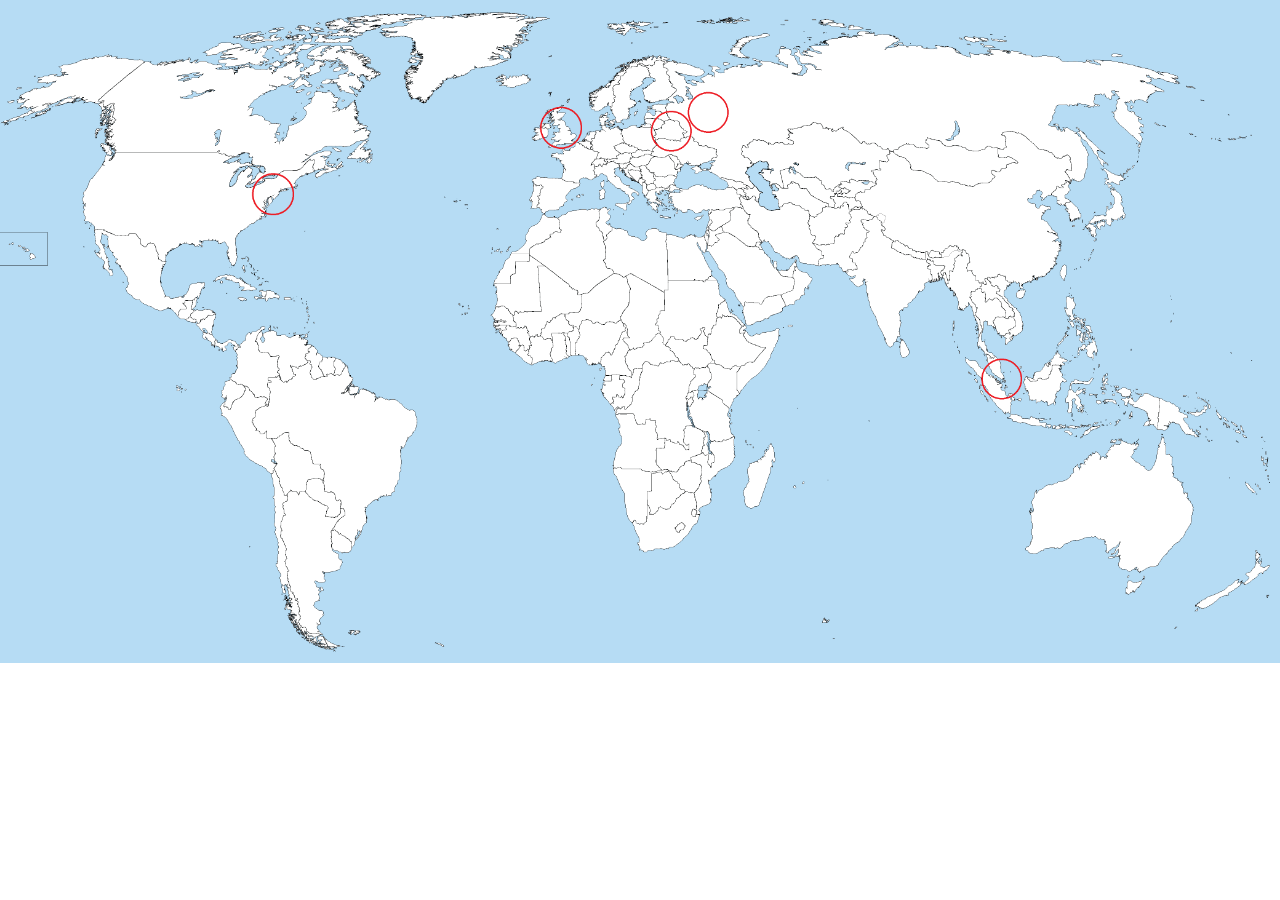
<file: world map.html>
<!DOCTYPE html>
<html lang="en">
    <head>
        <meta charset="UTF-8">
        <meta name="viewport" content="width=device-width, initial-scale=1.0">
        <title>World Weather Map</title>
    </head>

    <body style="margin: 0px;">
        <img src="images/world.map.png" alt="map" usemap="#map" width="100%" height="100%">
        <map name="map">
            <area shape="circle" coords="320,220,50" alt="New York" href="new york.html" target="_blank">
            <area shape="circle" coords="650,150,50" alt="London" href="london.html" target="_blank">
            <area shape="circle" coords="800,170,35" alt="Minsk" href="minsk.html" target="_blank">
            <area shape="circle" coords="830,150,35" alt="Moscow" href="moscow.html" target="_blank">
            <area shape="circle" coords="1200,450,50" alt="Singapore" href="singapore.html" target="_blank">
        </map>
    </body>
</html>
</file>
<file: style.css>
*{
    margin: 0px;
    /* border: 1px solid black; */
}

body{
    background-image: -moz-linear-gradient(top, turquoise, white 150px);
}

.container{
    margin-left: 10%;
    margin-right: 10%;
    text-align: left;
    font-family: Arial, Helvetica, sans-serif;
}


/* _____ */
/* NAVIGATION */
/* _____ */
.main-header{
    margin-top: 30px;
    font-style: italic;
    display: flex;
    justify-content: space-between;
    align-items: baseline; 
}

.logo{
    font-size: 32px;
    color: black;
}

.logo:hover {
    background-color: turquoise;
}

.main-header ul li{
    list-style: none;
    display: inline-block;
    padding: 10px 20px;

}


/* _____ */
/* CARDS */
/* _____ */
.cards-container{
    margin-top: 50px;
    display: flex;
    justify-content: space-between;
    flex-wrap: wrap;
    
}

.card{
    box-shadow: 0 4px 8px 0 rgba(0, 0, 0, 0.8);
    max-width: 300px;
    text-align: center;
}

.card:hover{
    box-shadow: 0 0 10px 4px turquoise;
}

.card img{
    width:300px; height: 300px;
}

.card a{
    font-size: 32px;
    text-decoration: none;
    color: black;
}

.card p{
    margin-bottom: 5px;
}

.card a:hover{
    background-color: turquoise;
}

/* _______ */
/* CONTENT-1 */
/* _______ */
.content-1{
    display: flex;
    align-items: flex-start;
    margin-top: 40px;
    margin-bottom: 50px;
}

.content-1 img{
    width: 400px;
    margin-right: 50px;
    opacity: 0.9;
    border: 2px solid turquoise;
}

.content-1 p{
    /* width: 450px; */
    margin-right: 50px;
}


/* _______ */
/* CONTENT-2 */
/* _______ */
.content-2{
    display: flex;
    justify-content: space-between;
}

.content-2 .steps{
    width: 1100px;
}

.content-2 table{
    border: 1px solid turquoise;
}

/* _______ */
/* CONTENT-3 */
/* _______ */

.content-3{
    display: flex;
    justify-content: space-between;
    flex-wrap: wrap;
    margin-top: 50px;
}

.content-3 div{
    margin-bottom: 50px;
    max-width: 45%;
}

.ingredients-time-table{
    width: 500px;
}

/* _______ */
/*  QUIZ   */
/* _______ */

#quiz{
    border: 2px solid turquoise;
    margin-top: 50px;
}

#quiz label{
    margin-right: 10px;
}

#quiz td{
    max-width: 700px;
    padding-bottom: 20px;
}

/* _______ */
/* BUTTONS */
/* _______ */
.copy-button{
    margin-top: 10px;
    width: 200px;
}

 /* Dropdown Button */
.dropbtn {
     background-color: transparent;
     color: black;
     padding: 16px;
     font-size: 20px;
     border: none;
     font-style: italic;
}

/* The container <div> - needed to position the dropdown content */
.dropdown {
    position: relative;
    display: inline-block;
}

/* Dropdown Content (Hidden by Default) */
.dropdown-content {
    display: none;
    position: absolute;
    background-color: #f1f1f1;
    min-width: 160px;
    box-shadow: 0px 8px 16px 0px rgba(0,0,0,0.2);
    z-index: 1;
  }
  
  /* Links inside the dropdown */
  .dropdown-content a {
    color: black;
    padding: 12px 16px;
    text-decoration: none;
    display: block;
  }
  
  /* Change color of dropdown links on hover */
  .dropdown-content a:hover {background-color: #ddd;}
  
  /* Show the dropdown menu on hover */
  .dropdown:hover .dropdown-content {display: block;}
  
  /* Change the background color of the dropdown button when the dropdown content is shown */
  .dropdown:hover .dropbtn {background-color: turquoise;}
</file>
